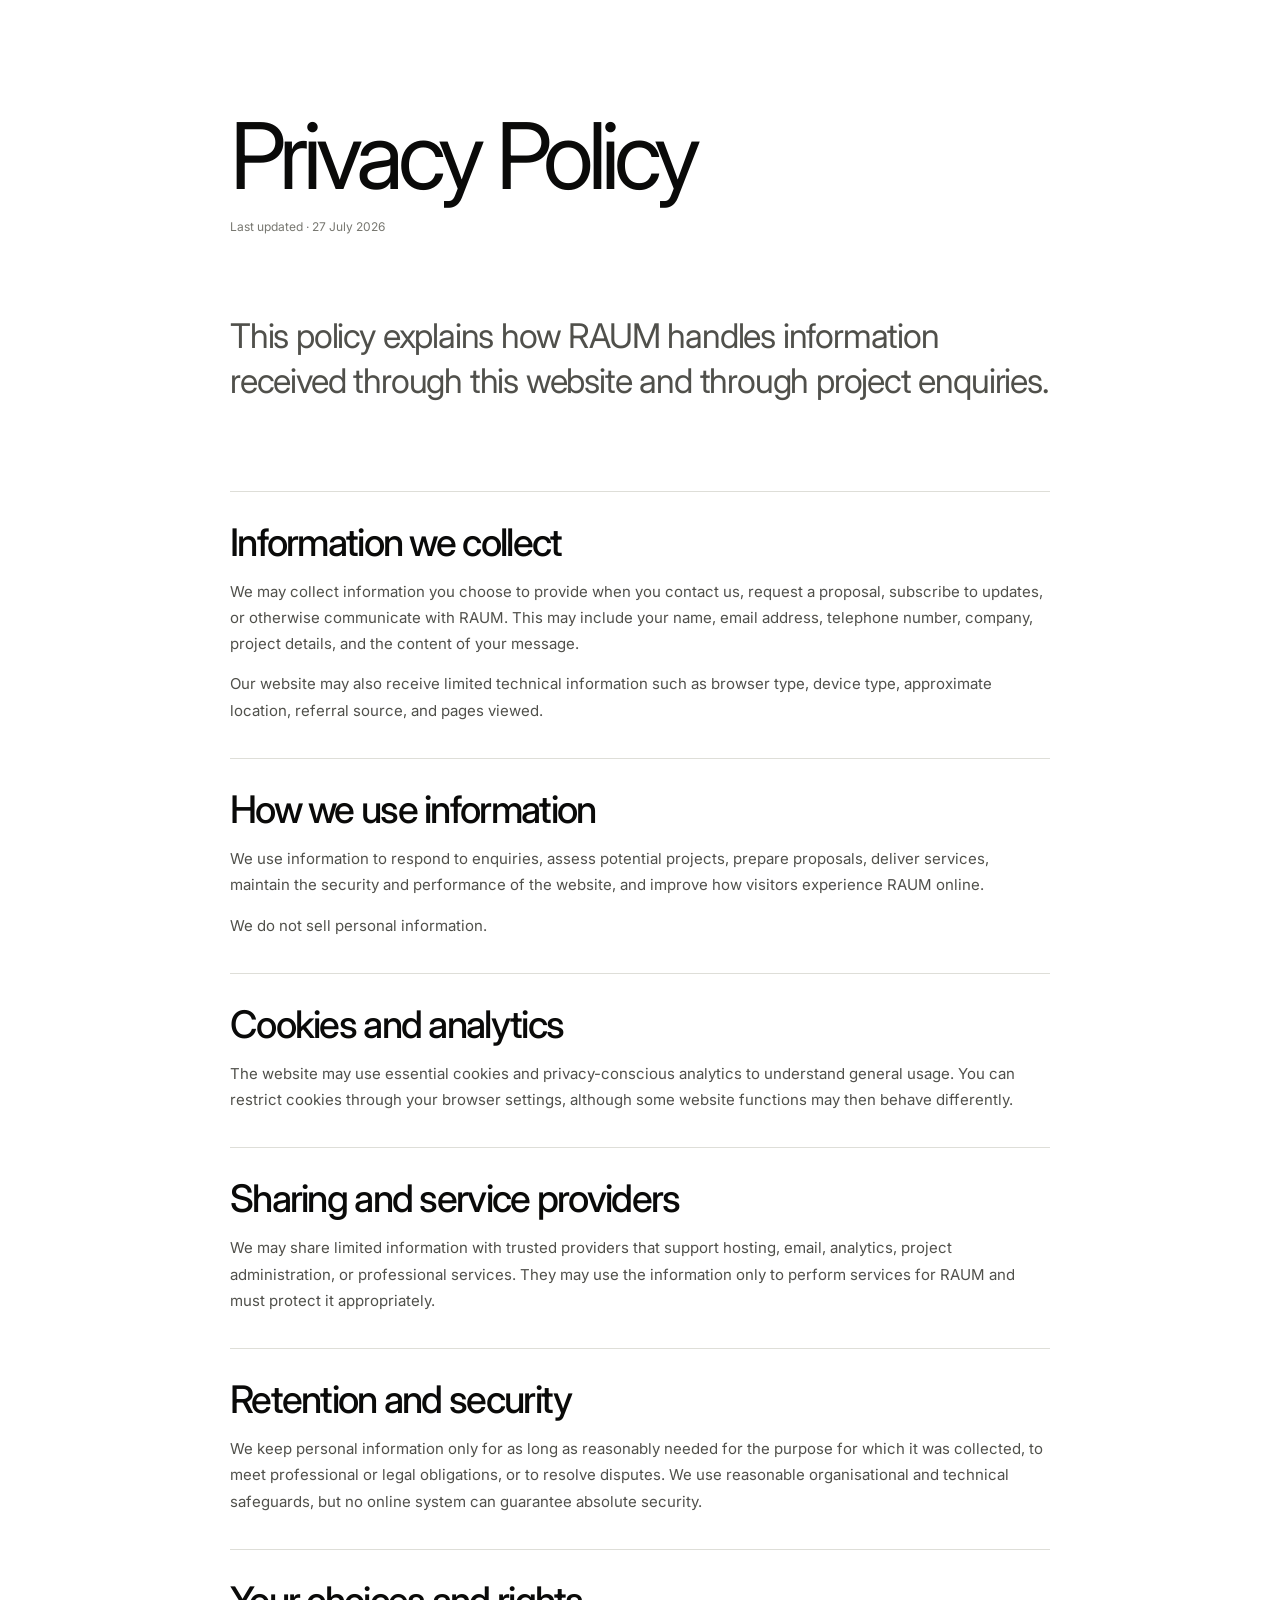
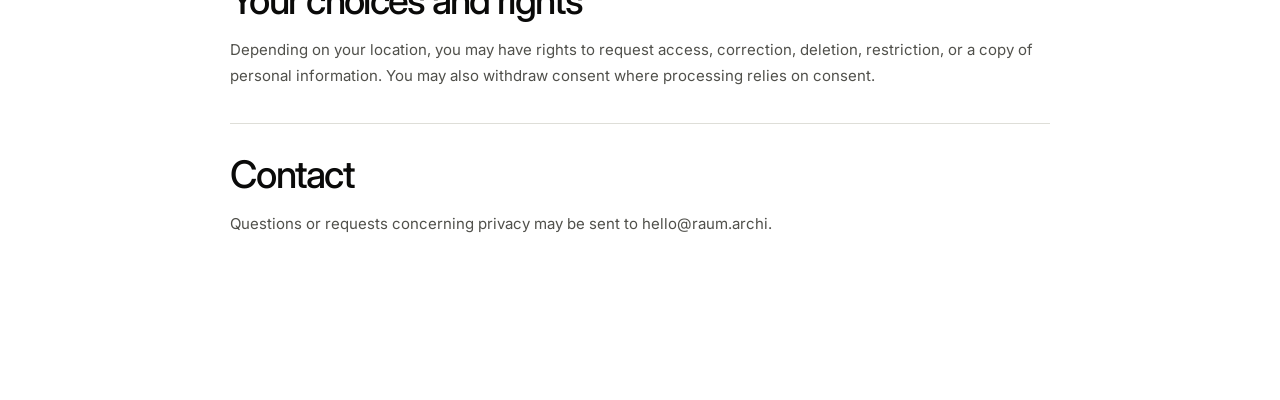
<file: privacy-policy.html>
<!DOCTYPE html>
<html lang="en"><head><meta charset="utf-8"/><meta content="width=device-width, initial-scale=1" name="viewport"/><meta content="RAUM Privacy Policy." name="description"/><title>Privacy Policy — RAUM</title><link href="https://fonts.googleapis.com" rel="preconnect"/><link crossorigin="" href="https://fonts.gstatic.com" rel="preconnect"/><link href="https://fonts.googleapis.com/css2?family=Inter:wght@300;400;500;600;700&amp;display=swap" rel="stylesheet"/><link href="styles.css" rel="stylesheet"/></head><body class="legal-text-page"><main class="legal-text-only"><h1>Privacy Policy</h1><p class="legal-date">Last updated · 27 July 2026</p><p class="legal-intro-text">This policy explains how RAUM handles information received through this website and through project enquiries.</p><section><h2>Information we collect</h2><p>We may collect information you choose to provide when you contact us, request a proposal, subscribe to updates, or otherwise communicate with RAUM. This may include your name, email address, telephone number, company, project details, and the content of your message.</p><p>Our website may also receive limited technical information such as browser type, device type, approximate location, referral source, and pages viewed.</p></section><section><h2>How we use information</h2><p>We use information to respond to enquiries, assess potential projects, prepare proposals, deliver services, maintain the security and performance of the website, and improve how visitors experience RAUM online.</p><p>We do not sell personal information.</p></section><section><h2>Cookies and analytics</h2><p>The website may use essential cookies and privacy-conscious analytics to understand general usage. You can restrict cookies through your browser settings, although some website functions may then behave differently.</p></section><section><h2>Sharing and service providers</h2><p>We may share limited information with trusted providers that support hosting, email, analytics, project administration, or professional services. They may use the information only to perform services for RAUM and must protect it appropriately.</p></section><section><h2>Retention and security</h2><p>We keep personal information only for as long as reasonably needed for the purpose for which it was collected, to meet professional or legal obligations, or to resolve disputes. We use reasonable organisational and technical safeguards, but no online system can guarantee absolute security.</p></section><section><h2>Your choices and rights</h2><p>Depending on your location, you may have rights to request access, correction, deletion, restriction, or a copy of personal information. You may also withdraw consent where processing relies on consent.</p></section><section><h2>Contact</h2><p>Questions or requests concerning privacy may be sent to hello@raum.archi.</p></section></main></body></html>
</file>
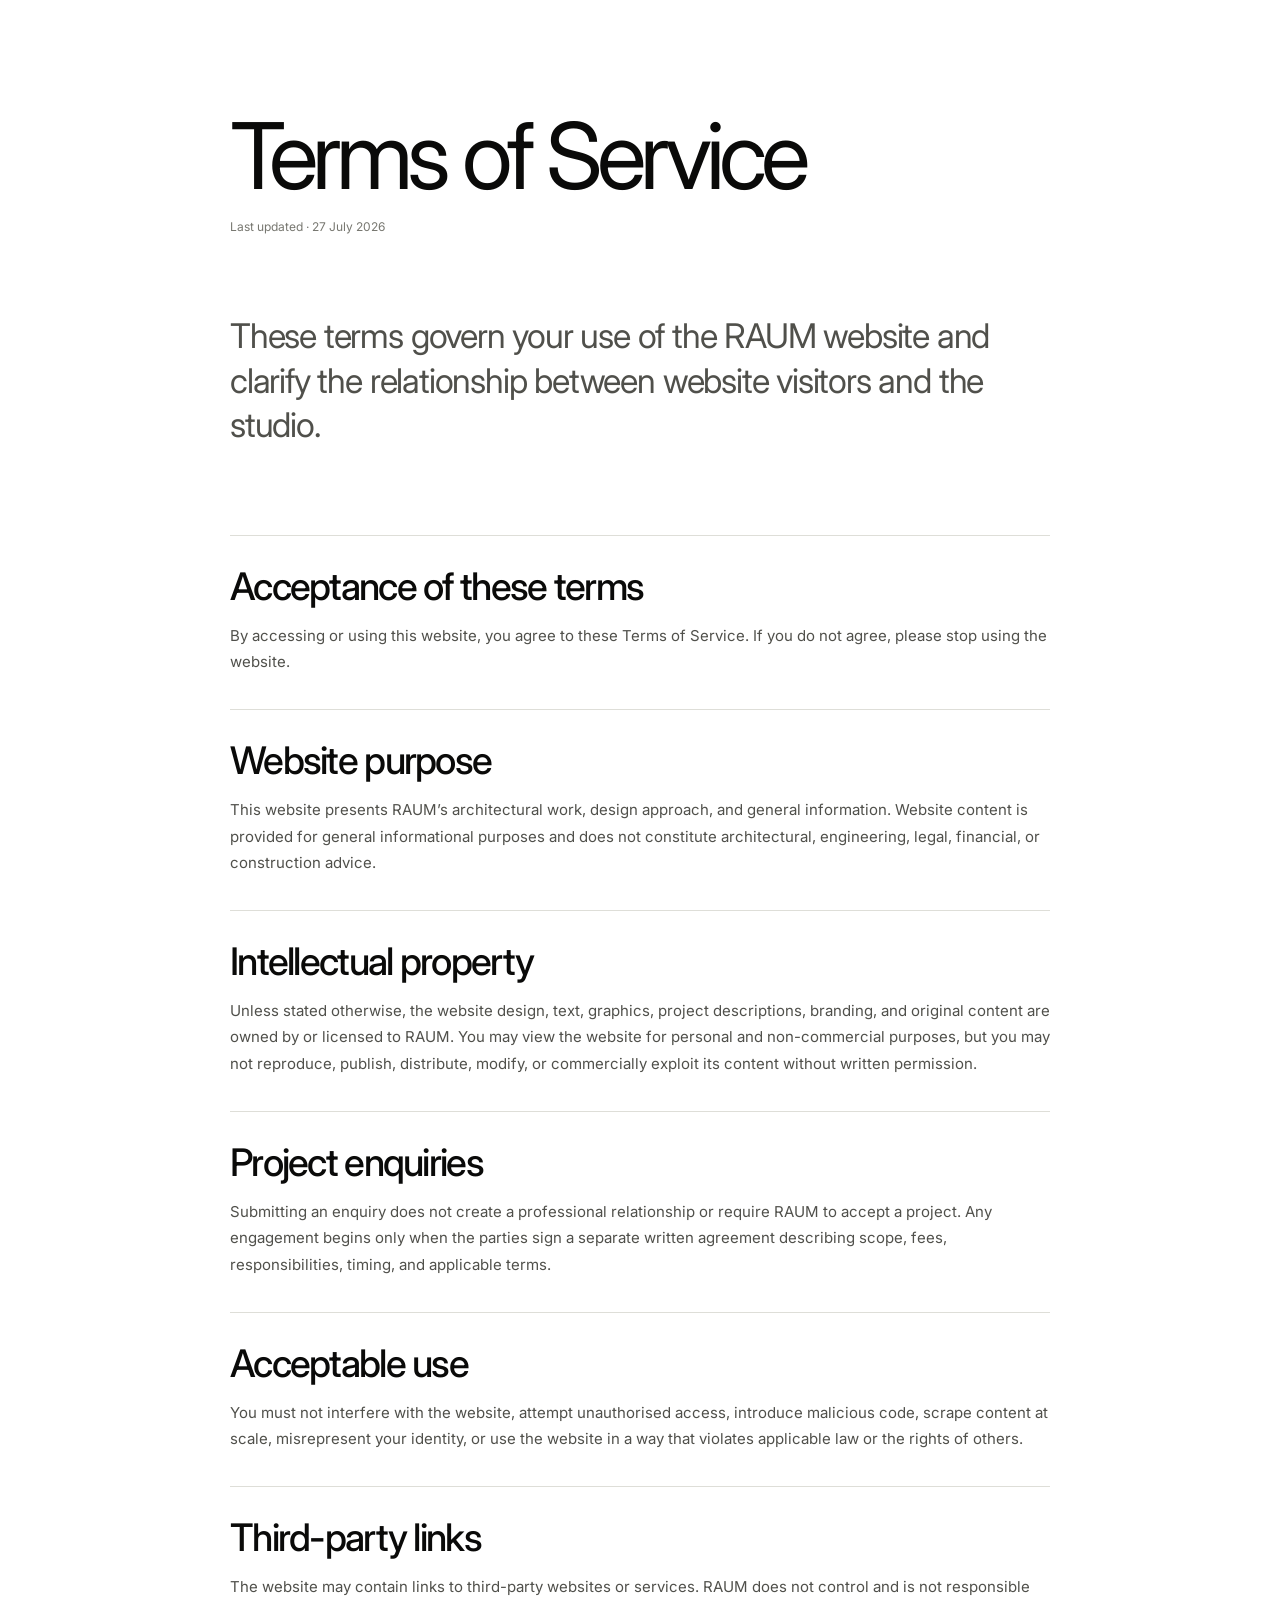
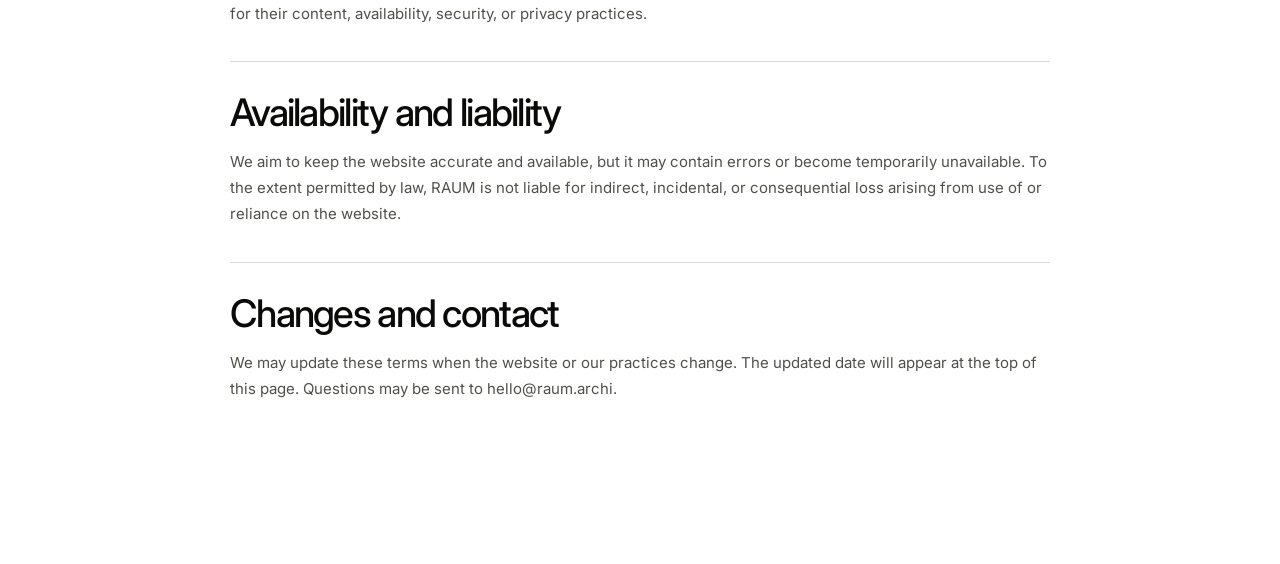
<file: terms-of-service.html>
<!DOCTYPE html>
<html lang="en"><head><meta charset="utf-8"/><meta content="width=device-width, initial-scale=1" name="viewport"/><meta content="RAUM Terms of Service." name="description"/><title>Terms of Service — RAUM</title><link href="https://fonts.googleapis.com" rel="preconnect"/><link crossorigin="" href="https://fonts.gstatic.com" rel="preconnect"/><link href="https://fonts.googleapis.com/css2?family=Inter:wght@300;400;500;600;700&amp;display=swap" rel="stylesheet"/><link href="styles.css" rel="stylesheet"/></head><body class="legal-text-page"><main class="legal-text-only"><h1>Terms of Service</h1><p class="legal-date">Last updated · 27 July 2026</p><p class="legal-intro-text">These terms govern your use of the RAUM website and clarify the relationship between website visitors and the studio.</p><section><h2>Acceptance of these terms</h2><p>By accessing or using this website, you agree to these Terms of Service. If you do not agree, please stop using the website.</p></section><section><h2>Website purpose</h2><p>This website presents RAUM’s architectural work, design approach, and general information. Website content is provided for general informational purposes and does not constitute architectural, engineering, legal, financial, or construction advice.</p></section><section><h2>Intellectual property</h2><p>Unless stated otherwise, the website design, text, graphics, project descriptions, branding, and original content are owned by or licensed to RAUM. You may view the website for personal and non-commercial purposes, but you may not reproduce, publish, distribute, modify, or commercially exploit its content without written permission.</p></section><section><h2>Project enquiries</h2><p>Submitting an enquiry does not create a professional relationship or require RAUM to accept a project. Any engagement begins only when the parties sign a separate written agreement describing scope, fees, responsibilities, timing, and applicable terms.</p></section><section><h2>Acceptable use</h2><p>You must not interfere with the website, attempt unauthorised access, introduce malicious code, scrape content at scale, misrepresent your identity, or use the website in a way that violates applicable law or the rights of others.</p></section><section><h2>Third-party links</h2><p>The website may contain links to third-party websites or services. RAUM does not control and is not responsible for their content, availability, security, or privacy practices.</p></section><section><h2>Availability and liability</h2><p>We aim to keep the website accurate and available, but it may contain errors or become temporarily unavailable. To the extent permitted by law, RAUM is not liable for indirect, incidental, or consequential loss arising from use of or reliance on the website.</p></section><section><h2>Changes and contact</h2><p>We may update these terms when the website or our practices change. The updated date will appear at the top of this page. Questions may be sent to hello@raum.archi.</p></section></main></body></html>
</file>
<file: styles.css>
:root{
  --ink:#080808;
  --paper:#f3f3ef;
  --soft:#deded8;
  --line:rgba(8,8,8,.16);
  --white-line:rgba(255,255,255,.2);
  --muted:#76766f;
  --pad:clamp(18px,3vw,52px);
  --ease:cubic-bezier(.16,1,.3,1);
}
*{box-sizing:border-box}
html{scroll-behavior:smooth;background:var(--ink)}
body{margin:0;background:var(--paper);color:var(--ink);font-family:Inter,Arial,sans-serif;overflow-x:hidden}
body.menu-open{overflow:hidden}
a{color:inherit;text-decoration:none}
button{font:inherit}
img{display:block;width:100%;height:100%;object-fit:cover;background:#c9c9c3}
svg{fill:none;stroke:currentColor;stroke-width:1.65;stroke-linecap:round;stroke-linejoin:round}
.progress{position:fixed;z-index:1200;top:0;left:0;right:0;height:2px;pointer-events:none}.progress span{display:block;width:100%;height:100%;background:#fff;transform:scaleX(0);transform-origin:left}

.hero{position:relative;width:100%;height:100vh;min-height:100vh;color:#fff;overflow:hidden;background:#111}
@supports (height:100svh){.hero{height:100svh;min-height:100svh}}
@supports (height:100dvh){.hero{height:100dvh;min-height:100dvh}}
.hero-media,.hero-overlay{position:absolute;inset:0;width:100%;height:100%}.hero-media{display:block;overflow:hidden}.hero-media img{width:100%;height:100%;object-fit:cover;object-position:center center;transform:scale(1.035);will-change:transform}.hero-overlay{background:linear-gradient(180deg,rgba(0,0,0,.22),rgba(0,0,0,.01) 36%,rgba(0,0,0,.76)),linear-gradient(90deg,rgba(0,0,0,.25),transparent 45%,rgba(0,0,0,.12));z-index:1}
.nav{position:absolute;z-index:10;top:0;left:0;width:100%;padding:20px var(--pad);display:grid;grid-template-columns:1fr auto 1fr;align-items:center;gap:18px}
.nav-pills{display:flex;align-items:center;gap:6px}.pill{font-size:11px;padding:8px 13px;border:1px solid rgba(255,255,255,.45);border-radius:999px;backdrop-filter:blur(12px);transition:.3s var(--ease)}.pill:hover,.pill.active{background:#fff;color:#000;border-color:#fff}
.brand{display:flex;align-items:center;justify-content:center;gap:8px;font-size:12px;font-weight:600;letter-spacing:.16em}.brand-symbol{width:25px;height:25px;fill:currentColor;stroke:none}.brand.light{color:#fff;justify-content:flex-start}
.nav-right{display:flex;justify-content:flex-end;align-items:center;gap:8px}.social{display:flex;gap:6px}.social a{display:grid;place-items:center;width:32px;height:32px;border:1px solid rgba(255,255,255,.45);border-radius:50%;font-size:10px;backdrop-filter:blur(10px)}
.nav-cta,.hero-button,.contact-button{display:flex;align-items:center;gap:10px;background:#fff;color:#000;border-radius:999px;padding:5px 6px 5px 15px;font-size:11px}.round-arrow{width:29px;height:29px;display:grid;place-items:center;border:1px solid currentColor;border-radius:50%}.round-arrow svg{width:15px;height:15px}.round-arrow.black{background:#080808;color:#fff;border-color:#080808}
.menu-toggle{display:flex;width:43px;height:43px;border:1px solid rgba(255,255,255,.48);border-radius:50%;background:rgba(0,0,0,.16);backdrop-filter:blur(10px);flex-direction:column;justify-content:center;align-items:center;gap:5px;cursor:pointer}.menu-toggle span{display:block;width:17px;height:1px;background:#fff}
.hero-content{position:relative;z-index:3;width:100%;height:100%;min-height:100%;padding:102px var(--pad) 30px;display:flex;flex-direction:column;justify-content:space-between}.hero-topline{display:flex;justify-content:space-between;font-size:9px;text-transform:uppercase;letter-spacing:.14em;color:rgba(255,255,255,.75)}
.hero-title{margin:auto 0 0;display:flex;justify-content:center;white-space:nowrap;font-size:clamp(105px,18.5vw,328px);font-weight:300;letter-spacing:-.105em;line-height:.73;pointer-events:none}.hero-title span{display:inline-block}
.hero-bottom{display:grid;grid-template-columns:1fr auto 1fr;align-items:end;gap:30px;margin-top:auto}.hero-intro{margin:0;max-width:285px;font-size:14px;line-height:1.45}.hero-button{justify-self:center}.hero-numbers{justify-self:end;display:grid;grid-template-columns:1fr 1fr;gap:16px}.hero-numbers>div{min-width:116px;padding-left:13px;border-left:1px solid rgba(255,255,255,.34)}.hero-numbers strong{display:block;font-size:clamp(38px,4vw,62px);font-weight:300;letter-spacing:-.07em}.hero-numbers span{font-size:9px;color:rgba(255,255,255,.68)}

.menu{position:fixed;inset:0;z-index:1000;color:#fff;visibility:hidden;pointer-events:none}.menu-bg{position:absolute;inset:0;background:#090909;clip-path:circle(0% at calc(100% - 42px) 35px);transition:clip-path .85s var(--ease)}.menu-inner{position:relative;z-index:2;height:100%;padding:26px var(--pad);display:flex;flex-direction:column;opacity:0;transition:opacity .25s}.menu.open{visibility:visible;pointer-events:auto}.menu.open .menu-bg{clip-path:circle(155% at calc(100% - 42px) 35px)}.menu.open .menu-inner{opacity:1;transition-delay:.22s}.menu-head,.menu-foot{display:flex;justify-content:space-between;align-items:center}.menu-close{width:45px;height:45px;border:1px solid rgba(255,255,255,.3);border-radius:50%;background:none;color:#fff;display:grid;place-items:center;cursor:pointer}.menu-close svg{width:18px}.menu-layout{display:grid;grid-template-columns:1.35fr .65fr;align-items:center;gap:8vw;flex:1}.menu-links{display:flex;flex-direction:column}.menu-links a{font-size:clamp(48px,7vw,112px);line-height:.92;letter-spacing:-.07em;font-weight:300;padding:8px 0;border-bottom:1px solid rgba(255,255,255,.15);transition:padding .3s var(--ease)}.menu-links a:hover{padding-left:22px}.menu-links sup{font-size:9px;letter-spacing:.12em;color:rgba(255,255,255,.42);margin-right:15px;vertical-align:top}.menu-visual img{aspect-ratio:4/5}.menu-visual span,.menu-foot{display:block;margin-top:10px;font-size:9px;text-transform:uppercase;letter-spacing:.13em;color:rgba(255,255,255,.55)}

.trust{padding:25px var(--pad);display:flex;justify-content:space-between;align-items:center;border-bottom:1px solid var(--line);font-size:9px;text-transform:uppercase;letter-spacing:.13em}.trust-logos{display:flex;gap:clamp(22px,5vw,72px);font-size:15px;text-transform:none;letter-spacing:-.03em}.trust-logos b{font-weight:500}
.section{padding:120px var(--pad)}.dark{background:var(--ink);color:#fff}.eyebrow{font-size:9px;text-transform:uppercase;letter-spacing:.14em;color:#777}.display{margin:0;font-size:clamp(44px,6.5vw,100px);font-weight:400;letter-spacing:-.07em;line-height:.97}
.studio-grid{display:grid;grid-template-columns:.35fr 1.45fr .62fr;gap:40px;margin-top:56px}.studio-grid .display{grid-column:2}.studio-copy{grid-column:3;align-self:end;font-size:13px;line-height:1.58;color:rgba(255,255,255,.68)}.studio-copy p{margin:0 0 27px}.line-link{display:inline-flex;align-items:center;gap:9px;padding-bottom:5px;border-bottom:1px solid currentColor;font-size:11px}.line-link svg{width:15px}
.studio-media{display:grid;grid-template-columns:.52fr 1.35fr;align-items:end;gap:9vw;margin-top:100px}.media-card{margin:0}.media-card.portrait{aspect-ratio:4/5}.media-card.landscape{aspect-ratio:16/9}.media-card figcaption{display:flex;justify-content:space-between;padding-top:10px;font-size:9px;text-transform:uppercase;letter-spacing:.12em;color:rgba(255,255,255,.55)}
.metrics{display:grid;grid-template-columns:repeat(4,1fr);margin-top:100px;border-top:1px solid var(--white-line);border-bottom:1px solid var(--white-line)}.metrics>div{padding:28px 20px 28px 0;border-right:1px solid var(--white-line)}.metrics>div:last-child{border-right:0}.metrics strong{display:block;font-size:clamp(46px,6vw,88px);font-weight:300;letter-spacing:-.07em}.metrics span{font-size:9px;color:rgba(255,255,255,.54)}
.section-head{display:grid;grid-template-columns:.35fr 1.65fr;gap:40px}.section-head .display{max-width:1120px}.section-head.compact .display{max-width:850px}.project-grid{margin-top:85px;display:grid;grid-template-columns:repeat(12,1fr);gap:48px 18px}.project{margin:0}.project.feature{grid-column:1/9}.project.tall{grid-column:9/13;margin-top:180px}.project.standard{grid-column:1/6;margin-top:50px}.project.wide{grid-column:6/13;margin-top:160px}.project-media{position:relative;display:block;overflow:hidden;background:#ccc}.project.feature .project-media{aspect-ratio:16/9}.project.tall .project-media{aspect-ratio:4/5}.project.standard .project-media{aspect-ratio:5/6}.project.wide .project-media{aspect-ratio:16/10}.project-media img{transition:transform 1s var(--ease)}.project-media:hover img{--hover-scale:.035}.project-arrow{position:absolute;right:14px;bottom:14px;width:42px;height:42px;border-radius:50%;background:#fff;color:#000;display:grid;place-items:center;transform:scale(.85);opacity:0;transition:.35s var(--ease)}.project-media:hover .project-arrow{transform:scale(1);opacity:1}.project-arrow svg{width:18px}.project-info{display:flex;justify-content:space-between;align-items:flex-start;padding-top:13px}.project-info span{font-size:9px;text-transform:uppercase;letter-spacing:.11em;color:#777}.project-info h3{margin:4px 0 0;font-size:22px;font-weight:500;letter-spacing:-.04em}
.feature-story{padding:130px var(--pad);display:grid;grid-template-columns:.78fr 1.22fr;gap:10vw}.story-sticky{position:sticky;top:90px;height:max-content}.story-sticky .display{margin-top:36px}.story-sticky p{max-width:430px;margin:28px 0;font-size:13px;line-height:1.6;color:rgba(255,255,255,.65)}.story-images{display:flex;flex-direction:column;gap:26px}.story-images figure{margin:0}.story-images figure:first-child{aspect-ratio:4/5}.story-images figure:nth-child(2){width:68%;aspect-ratio:5/6;align-self:flex-end}.story-images blockquote{margin:70px 0 0;font-size:clamp(30px,4.5vw,70px);letter-spacing:-.055em;line-height:1.04}
.service-list{margin-top:75px;border-top:1px solid var(--line)}.service-list article{display:grid;grid-template-columns:70px 1fr 1fr;gap:30px;padding:27px 0;border-bottom:1px solid var(--line);align-items:start}.service-list article>span{font-size:9px;color:#777}.service-list h3{margin:0;font-size:clamp(28px,4vw,56px);font-weight:400;letter-spacing:-.055em}.service-list p{margin:6px 0 0;max-width:430px;font-size:13px;line-height:1.6;color:#666}
.materials{padding:120px var(--pad);display:grid;grid-template-columns:1.05fr .95fr;gap:7vw;align-items:center}.materials-media{height:78vh;min-height:520px}.materials-copy .display{margin-top:38px}.material-tabs{margin-top:70px;border-top:1px solid var(--white-line)}.material-tab{width:100%;display:flex;justify-content:space-between;padding:18px 0;border:0;border-bottom:1px solid var(--white-line);background:none;color:rgba(255,255,255,.45);cursor:pointer;transition:.3s var(--ease)}.material-tab.active,.material-tab:hover{color:#fff;padding-left:10px}
.manifesto{overflow:hidden}.manifesto-meta{display:flex;justify-content:space-between;font-size:9px;text-transform:uppercase;letter-spacing:.13em;margin-bottom:70px}.manifesto-line{margin:0;font-size:clamp(56px,9vw,146px);font-weight:400;letter-spacing:-.085em;line-height:.88}.manifesto-line.muted{text-align:right;color:#909089}.manifesto-photo{width:58vw;height:58vh;margin:85px auto 0}
.contact{position:relative;min-height:100svh;color:#fff;padding:var(--pad);display:flex;flex-direction:column;justify-content:space-between;overflow:hidden;background:#111}.contact-bg,.contact-shade{position:absolute;inset:0}.contact-bg{transform:scale(1.04)}.contact-shade{background:linear-gradient(180deg,rgba(0,0,0,.28),rgba(0,0,0,.78))}.contact-inner{position:relative;z-index:2;margin:auto;text-align:center;display:flex;flex-direction:column;align-items:center}.contact-inner>span{font-size:9px;text-transform:uppercase;letter-spacing:.14em}.contact h2{margin:34px 0;font-size:clamp(62px,10vw,164px);font-weight:300;letter-spacing:-.085em;line-height:.86;max-width:1200px}.contact footer{position:relative;z-index:2;padding-top:16px;border-top:1px solid rgba(255,255,255,.28);display:flex;justify-content:space-between;align-items:end;font-size:9px;text-transform:uppercase;letter-spacing:.12em}.contact footer strong{font-size:18px;letter-spacing:.16em}

/* =========================================================
   MOTION SYSTEM — READING TEXT + VERTICAL IMAGE REVEALS
   Nothing relies on a generic opacity fade.
========================================================= */
.scroll-read{color:inherit}.scroll-read .read-word{display:inline-block;opacity:calc(.25 + (var(--word-progress,0) * .75));transform:translate3d(0,calc((1 - var(--word-progress,0)) * .09em),0);filter:blur(calc((1 - var(--word-progress,0)) * .42px));will-change:opacity,transform,filter}.scroll-read.muted .read-word{opacity:calc(.25 + (var(--word-progress,0) * .75))}

.anim-image{position:relative;overflow:hidden;--reveal-delay:0ms}.anim-image img{--entry-y:0%;--parallax-y:0%;--entry-scale:1.035;--hover-scale:0;transform:translate3d(0,calc(var(--entry-y) + var(--parallax-y)),0) scale(calc(var(--entry-scale) + var(--hover-scale)));transform-origin:center;will-change:transform;transition:transform 1.2s var(--ease)}
.motion-ready .anim-image{clip-path:inset(100% 0 0 0);transform:translate3d(0,82px,0);transition:clip-path 1.25s var(--ease) var(--reveal-delay),transform 1.25s var(--ease) var(--reveal-delay)}
.motion-ready .anim-image img{--entry-y:24%;--entry-scale:1.16;transition:transform 1.55s var(--ease) var(--reveal-delay)}
.motion-ready .anim-image.mask-in{clip-path:inset(0 0 0 0);transform:translate3d(0,0,0)}
.motion-ready .anim-image.mask-in img{--entry-y:0%;--entry-scale:1.035}
.project-media:hover img{--hover-scale:.035}.media-card:hover img,.story-images figure:hover img{--hover-scale:.018}
.lift-reveal{will-change:clip-path,transform}.hero-media img{--hero-scale:1.035;--hero-y:0%;transform:translate3d(0,var(--hero-y),0) scale(var(--hero-scale))}

@media(max-width:920px){
  .desktop-only{display:none!important}.nav{grid-template-columns:1fr auto}.brand{justify-content:flex-start}.nav-right{grid-column:2}.hero-content{padding-top:90px}.hero-topline span:last-child{display:none}.hero-title{font-size:30vw}.hero-bottom{grid-template-columns:1fr auto}.hero-numbers{display:none}.hero-intro{max-width:190px;font-size:12px}.studio-grid,.section-head{grid-template-columns:1fr}.studio-grid .display,.studio-copy{grid-column:1}.studio-copy{max-width:540px}.studio-media{grid-template-columns:1fr;gap:40px}.media-card.portrait{width:64%;justify-self:end}.metrics{grid-template-columns:1fr 1fr}.metrics>div:nth-child(2){border-right:0}.project.feature{grid-column:1/13}.project.tall{grid-column:7/13;margin-top:20px}.project.standard{grid-column:1/7;margin-top:70px}.project.wide{grid-column:1/13;margin-top:30px}.feature-story{grid-template-columns:1fr}.story-sticky{position:relative;top:auto}.services .section-head{grid-template-columns:1fr}.materials{grid-template-columns:1fr}.materials-media{height:60vh}.menu-layout{grid-template-columns:1fr}.menu-visual{display:none}.manifesto-photo{width:100%}
}
@media(max-width:620px){
  :root{--pad:16px}.hero{height:100vh;min-height:100vh;height:100svh;min-height:100svh;height:100dvh;min-height:100dvh}.hero-content{height:100%;min-height:100%;padding-bottom:18px}.hero-media img{object-position:center center}.hero-topline{font-size:8px}.hero-title{font-size:29vw}.hero-bottom{gap:12px}.hero-button{font-size:9px;padding-left:12px}.trust{align-items:flex-start;gap:18px}.trust-logos{display:grid;grid-template-columns:1fr 1fr;gap:12px 24px}.section{padding:88px var(--pad)}.display{font-size:42px}.studio-grid{margin-top:34px}.studio-media{margin-top:65px}.media-card.portrait{width:78%}.metrics{margin-top:65px}.metrics strong{font-size:48px}.metrics>div{padding:20px 10px 20px 0}.project-grid{margin-top:55px;display:flex;flex-direction:column;gap:45px}.project,.project.feature,.project.tall,.project.standard,.project.wide{margin:0}.project-media,.project.feature .project-media,.project.tall .project-media,.project.standard .project-media,.project.wide .project-media{aspect-ratio:4/5}.feature-story{padding:88px var(--pad)}.story-images figure:nth-child(2){width:80%}.service-list article{grid-template-columns:38px 1fr}.service-list p{grid-column:2}.materials{padding:88px var(--pad)}.materials-media{height:52vh;min-height:0}.manifesto-meta{margin-bottom:45px}.manifesto-line{font-size:52px}.manifesto-photo{height:44vh;margin-top:55px}.contact h2{font-size:19vw}.contact footer span:nth-child(2){display:none}.menu-links a{font-size:15vw}.menu-foot{font-size:8px}
}
@media(prefers-reduced-motion:reduce){html{scroll-behavior:auto}.motion-ready .anim-image,.motion-ready .anim-image img{clip-path:none;transform:none;transition:none}.scroll-read .read-word{opacity:1!important;transform:none!important;filter:none!important}.magnetic{transform:none!important}}




/* Local JPG fallback keeps layout intact without hiding content. */
img{background:#d7d4cd}



/* Contact title: line-clipped lift without cutting letters or changing placement. */
.contact-title.title-mask{
  display:block;
  width:min(100%,1200px);
  max-width:1200px;
  overflow:visible;
  text-align:center;
  margin:34px auto;
}
.contact-title-line{
  display:block;
  overflow:clip;
  padding:.12em .04em .16em;
  margin:-.12em -.04em -.16em;
}
.contact-title-text{
  display:block;
  transform:translate3d(0,115%,0);
  will-change:transform;
}
.contact-title.title-in .contact-title-text{
  animation:contactTitleLift 1.18s cubic-bezier(.16,1,.3,1) both;
}
.contact-title.title-in .contact-title-line:nth-child(2) .contact-title-text{
  animation-delay:.12s;
}
@keyframes contactTitleLift{
  from{transform:translate3d(0,115%,0)}
  to{transform:translate3d(0,0,0)}
}
@supports not (overflow:clip){.contact-title-line{overflow:hidden}}
@media(max-width:620px){
  .contact-title.title-mask{width:100%;margin:30px auto 34px}
  .contact-title-line{padding:.14em .03em .18em;margin:-.14em -.03em -.18em}
}
@media(prefers-reduced-motion:reduce){
  .contact-title-text{transform:none}
  .contact-title.title-in .contact-title-text{animation:none}
}

/* =========================================================
   V10 — DESKTOP NAV REFINEMENT + 1s IMAGE LIFT REVEAL
   The image rises from the bottom over a fixed grey frame.
   No grey overlay travels across the image.
========================================================= */
.hero-bottom{
  grid-template-columns:minmax(0,1fr) auto;
}
.hero-button{
  justify-self:end;
}

.image-reveal-frame{
  width:100%;
  height:100%;
}

.anim-image{
  position:relative;
  overflow:hidden;
  isolation:isolate;
  contain:paint;
  background:#bdbdb7;
  transform:none!important;
  clip-path:none!important;
}
.anim-image img{
  --entry-y:0%;
  --parallax-y:0%;
  --entry-scale:1.035;
  --hover-scale:0;
  display:block;
  width:100%;
  height:100%;
  object-fit:cover;
  clip-path:inset(0 0 0 0);
  transform:translate3d(0,calc(var(--entry-y) + var(--parallax-y)),0) scale(calc(var(--entry-scale) + var(--hover-scale)));
  transform-origin:center;
  backface-visibility:hidden;
  will-change:transform,clip-path;
  transition:
    clip-path 1s cubic-bezier(.22,1,.36,1),
    transform 1s cubic-bezier(.22,1,.36,1);
}
.motion-ready .anim-image{
  transition:none!important;
}
.motion-ready .anim-image img{
  --entry-y:16%;
  --entry-scale:1.09;
  clip-path:inset(100% 0 0 0);
}
.motion-ready .anim-image.mask-in img{
  --entry-y:0%;
  --entry-scale:1.035;
  clip-path:inset(0 0 0 0);
}
.motion-ready .anim-image:not(.reveal-complete) img{
  --parallax-y:0%!important;
}

@media (min-width:901px){
  .menu-toggle{
    display:none!important;
  }
  .nav-pills{
    gap:22px;
  }
  .pill{
    position:relative;
    padding:7px 0;
    border:0;
    border-radius:0;
    background:transparent!important;
    color:#fff!important;
    backdrop-filter:none;
    transition:opacity .28s ease;
  }
  .pill::after{
    content:"";
    position:absolute;
    left:0;
    right:0;
    bottom:2px;
    height:1px;
    background:currentColor;
    transform:scaleX(0);
    transform-origin:right;
    transition:transform .35s var(--ease);
  }
  .pill:hover,
  .pill.active{
    background:transparent!important;
    color:#fff!important;
    border-color:transparent!important;
  }
  .pill:hover{
    opacity:.72;
  }
  .pill:hover::after,
  .pill.active::after{
    transform:scaleX(1);
    transform-origin:left;
  }
}

@media (max-width:900px){
  .hero-button{
    justify-self:end;
  }
}

@media(prefers-reduced-motion:reduce){
  .motion-ready .anim-image img{
    clip-path:none!important;
    transform:none!important;
    transition:none!important;
  }
}

/* =========================================================
   V12 — PRECISE REQUESTED FIXES ONLY
   1) Restore the original premium image rise timing and movement.
   2) Keep the grey frame behind the image, never over it.
   3) Refine the studio metrics into a cleaner editorial grid.
========================================================= */

/* Image reveal: no opacity/fade, no grey flash above the photo. */
.anim-image{
  position:relative;
  overflow:hidden;
  isolation:isolate;
  contain:paint;
  background:#bdbdb7;
  clip-path:none!important;
  transform:none!important;
}
.anim-image img{
  --entry-y:0%;
  --parallax-y:0%;
  --entry-scale:1.035;
  --hover-scale:0;
  display:block;
  width:100%;
  height:100%;
  object-fit:cover;
  opacity:1!important;
  clip-path:none!important;
  transform:translate3d(0,calc(var(--entry-y) + var(--parallax-y)),0) scale(calc(var(--entry-scale) + var(--hover-scale)));
  transform-origin:center;
  backface-visibility:hidden;
  transition:transform 1.55s var(--ease) var(--reveal-delay);
}
.motion-ready .anim-image img{
  --entry-y:102%;
  --entry-scale:1.16;
}
.motion-ready .anim-image.mask-in img{
  --entry-y:0%;
  --entry-scale:1.035;
}
.motion-ready .anim-image:not(.reveal-complete) img{
  --parallax-y:0%!important;
}

/* More deliberate, editorial metric composition. */
.metrics{
  display:grid;
  grid-template-columns:repeat(4,minmax(0,1fr));
  margin-top:110px;
  border:1px solid var(--white-line);
  background:rgba(255,255,255,.025);
}
.metrics>div{
  position:relative;
  min-height:190px;
  padding:24px 24px 26px;
  display:flex;
  flex-direction:column;
  justify-content:flex-end;
  border-right:1px solid var(--white-line);
}
.metrics>div:last-child{border-right:0}
.metrics>div::before{
  position:absolute;
  top:22px;
  left:24px;
  font-size:9px;
  line-height:1;
  letter-spacing:.16em;
  color:rgba(255,255,255,.38);
}
.metrics>div:nth-child(1)::before{content:"01"}
.metrics>div:nth-child(2)::before{content:"02"}
.metrics>div:nth-child(3)::before{content:"03"}
.metrics>div:nth-child(4)::before{content:"04"}
.metrics strong{
  display:block;
  font-size:clamp(54px,6vw,92px);
  line-height:.82;
  font-weight:300;
  letter-spacing:-.075em;
}
.metrics span{
  display:block;
  margin-top:16px;
  max-width:150px;
  font-size:11px;
  line-height:1.35;
  letter-spacing:-.01em;
  color:rgba(255,255,255,.62);
}

@media(max-width:920px){
  .metrics{grid-template-columns:1fr 1fr}
  .metrics>div{min-height:165px}
  .metrics>div:nth-child(2){border-right:0}
  .metrics>div:nth-child(-n+2){border-bottom:1px solid var(--white-line)}
}
@media(max-width:620px){
  .metrics{margin-top:65px}
  .metrics>div{padding:20px 16px 22px;min-height:150px}
  .metrics>div::before{top:18px;left:16px}
  .metrics strong{font-size:52px}
  .metrics span{margin-top:12px;font-size:10px}
}
@media(prefers-reduced-motion:reduce){
  .motion-ready .anim-image img{
    transform:none!important;
    transition:none!important;
  }
}


/* =========================================================
   V13 — REQUESTED MOTION REFINEMENT ONLY
   - Image reveal frames inherit the section background.
   - Image rise is slightly faster while preserving the same motion.
   - Material images switch through a bottom-origin circular reveal.
========================================================= */
.anim-image{
  background:transparent!important;
}
.anim-image img{
  transition:transform 1.2s var(--ease) var(--reveal-delay)!important;
}
.materials-media{
  position:relative;
  overflow:hidden;
  isolation:isolate;
}
.material-transition-layer{
  position:absolute;
  inset:0;
  z-index:4;
  overflow:hidden;
  pointer-events:none;
  background:transparent;
}
.material-transition-layer img{
  width:100%;
  height:100%;
  object-fit:cover;
  transform:translate3d(0,102%,0) scale(1.16);
  transform-origin:center;
  backface-visibility:hidden;
  will-change:transform;
  opacity:1!important;
}
@media(prefers-reduced-motion:reduce){
  .material-transition-layer img{transform:none!important}
}

/* =========================================================
   V15 — precise hero + material stack fixes
========================================================= */
/* With the hero logo removed, keep the navigation columns balanced. */
.nav{grid-template-columns:1fr 1fr}
.nav-right{grid-column:2}

/* Raise the two editorial hero labels toward the top edge. */
.hero-content{padding-top:30px}
@media(max-width:920px){
  .nav{grid-template-columns:1fr auto}
  .nav-right{grid-column:2}
  .hero-content{padding-top:28px}
}
@media(max-width:620px){
  .hero-content{padding-top:24px}
}

/* =========================================================
   V21 — ATELIER LAYERED NAVIGATION
   Original RAUM menu inspired by premium layered fullscreen
   navigation patterns. Only menu styles are changed.
========================================================= */
::selection{background:#0000FF;color:#fff}
::-moz-selection{background:#0000FF;color:#fff}

.menu{
  --menu-ink:#0a0a09;
  --menu-bone:#e9e5da;
  --menu-blue:#0000ff;
  position:fixed;
  inset:0;
  z-index:1100;
  visibility:hidden;
  pointer-events:none;
  overflow:hidden;
  color:var(--menu-bone);
  background:transparent;
  isolation:isolate;
}
.menu.is-active{visibility:visible}
.menu.is-open{pointer-events:auto}
.menu-layer,.menu-panel{
  position:absolute;
  inset:-1px;
  transform:translate3d(0,-104%,0);
  will-change:transform;
}
.menu-layer-blue{
  z-index:0;
  background:var(--menu-blue);
  transition:transform .72s cubic-bezier(.76,0,.18,1) 0s;
}
.menu-layer-bone{
  z-index:1;
  background:var(--menu-bone);
  transition:transform .76s cubic-bezier(.76,0,.18,1) .065s;
}
.menu-panel{
  z-index:2;
  overflow:hidden;
  background:var(--menu-ink);
  transition:transform .82s cubic-bezier(.76,0,.18,1) .13s;
}
.menu.is-open .menu-layer,.menu.is-open .menu-panel{transform:translate3d(0,0,0)}
.menu.is-closing .menu-panel{
  transform:translate3d(0,-104%,0);
  transition-duration:.66s;
  transition-delay:0s;
}
.menu.is-closing .menu-layer-bone{
  transform:translate3d(0,-104%,0);
  transition-duration:.7s;
  transition-delay:.055s;
}
.menu.is-closing .menu-layer-blue{
  transform:translate3d(0,-104%,0);
  transition-duration:.74s;
  transition-delay:.11s;
}
.menu-ambient{
  position:absolute;
  inset:0;
  background:
    radial-gradient(circle at 82% 28%,rgba(0,0,255,.2),transparent 25%),
    radial-gradient(circle at 17% 88%,rgba(233,229,218,.07),transparent 31%),
    linear-gradient(135deg,rgba(255,255,255,.025),transparent 44%);
  opacity:.92;
}
.menu-technical-grid{
  position:absolute;
  inset:0;
  opacity:.3;
  background-image:
    linear-gradient(rgba(233,229,218,.075) 1px,transparent 1px),
    linear-gradient(90deg,rgba(233,229,218,.06) 1px,transparent 1px);
  background-size:100% 25%,25% 100%;
  mask-image:linear-gradient(180deg,rgba(0,0,0,.2),#000 16%,#000 84%,rgba(0,0,0,.25));
}
.menu-inner{
  position:relative;
  z-index:3;
  width:100%;
  height:100%;
  min-height:100svh;
  padding:26px 24px 20px;
  display:grid;
  grid-template-rows:auto 1fr auto;
  gap:18px;
  overflow:hidden;
  opacity:1!important;
  transition:none!important;
}
.menu-meta,.menu-footer{
  display:grid;
  grid-template-columns:1fr auto;
  align-items:center;
  gap:22px;
  color:rgba(233,229,218,.53);
  font-size:8px;
  font-weight:500;
  line-height:1.2;
  letter-spacing:.17em;
  text-transform:uppercase;
  opacity:0;
  transition:opacity .3s ease,transform .66s cubic-bezier(.22,1,.36,1);
}
.menu-meta{max-width:calc(100% - 94px);transform:translate3d(0,-14px,0)}
.menu-footer{
  grid-template-columns:1fr 1fr auto;
  padding-top:12px;
  border-top:1px solid rgba(233,229,218,.18);
  transform:translate3d(0,14px,0);
}
.menu-footer a{color:var(--menu-bone);text-transform:none;letter-spacing:.05em}
.menu-footer span:nth-child(2){text-align:center}
.menu-footer span:last-child{text-align:right}
.menu-body{
  min-height:0;
  display:grid;
  grid-template-columns:minmax(0,1fr) minmax(220px,34vw);
  align-items:center;
  gap:clamp(28px,6vw,96px);
}
.menu-nav{width:100%;align-self:center}
.menu-nav>a{
  position:relative;
  display:grid;
  grid-template-columns:34px minmax(0,1fr) auto;
  align-items:end;
  gap:12px;
  min-height:72px;
  padding:9px 0 11px;
  color:var(--menu-bone);
  border-top:1px solid rgba(233,229,218,.17);
  overflow:hidden;
  transition:color .32s ease,opacity .32s ease;
}
.menu-nav>a:last-child{border-bottom:1px solid rgba(233,229,218,.17)}
.menu-nav>a::before{
  content:"";
  position:absolute;
  left:0;
  top:0;
  width:100%;
  height:1px;
  background:var(--menu-blue);
  transform:scaleX(0);
  transform-origin:left;
  transition:transform .58s cubic-bezier(.22,1,.36,1);
}
.menu-index{
  align-self:center;
  color:rgba(233,229,218,.4);
  font-size:8px;
  line-height:1;
  letter-spacing:.16em;
  opacity:0;
  transform:translate3d(0,13px,0);
  transition:opacity .28s ease,transform .58s cubic-bezier(.22,1,.36,1),color .3s ease;
}
.menu-link-mask{display:block;overflow:hidden;padding:.04em 0 .09em}
.menu-link-text{
  display:block;
  font-size:clamp(50px,10vw,98px);
  font-weight:300;
  line-height:.86;
  letter-spacing:-.075em;
  transform:translate3d(0,120%,0) rotate(2.5deg);
  transform-origin:left bottom;
  transition:transform .76s cubic-bezier(.22,1,.36,1),color .32s ease;
}
.menu-note{
  align-self:center;
  color:rgba(233,229,218,.4);
  font-size:8px;
  font-weight:500;
  line-height:1;
  letter-spacing:.14em;
  text-transform:uppercase;
  opacity:0;
  transform:translate3d(0,13px,0);
  transition:opacity .28s ease,transform .58s cubic-bezier(.22,1,.36,1),color .3s ease;
}
.menu-nav>a:hover::before,.menu-nav>a:focus-visible::before{transform:scaleX(1)}
.menu-nav>a:hover .menu-link-text,.menu-nav>a:focus-visible .menu-link-text{transform:translate3d(12px,0,0) rotate(0);color:#fff}
.menu-nav>a:hover .menu-index,.menu-nav>a:hover .menu-note,.menu-nav>a:focus-visible .menu-index,.menu-nav>a:focus-visible .menu-note{color:var(--menu-blue)}
.menu-preview{
  width:100%;
  margin:0;
  max-width:440px;
  justify-self:end;
  opacity:0;
  transform:translate3d(0,24px,0);
  transition:opacity .38s ease,transform .82s cubic-bezier(.22,1,.36,1);
}
.menu-preview-frame{
  position:relative;
  aspect-ratio:4/5;
  overflow:hidden;
  background:#171715;
  clip-path:inset(100% 0 0 0);
  transition:clip-path .88s cubic-bezier(.76,0,.18,1);
}
.menu-preview-current,.menu-preview-next{
  position:absolute;
  inset:0;
  width:100%;
  height:100%;
  object-fit:cover;
  object-position:center;
  filter:saturate(.72) contrast(1.05) brightness(.78);
  transform:scale(1.05);
}
.menu-preview-current{transition:transform 1.25s cubic-bezier(.22,1,.36,1)}
.menu-preview-next{
  transform:translate3d(0,104%,0) scale(1.04);
  will-change:transform;
}
.menu-preview-next.is-revealing{animation:menuPreviewReveal .72s cubic-bezier(.76,0,.18,1) forwards}
@keyframes menuPreviewReveal{
  from{transform:translate3d(0,104%,0) scale(1.04)}
  to{transform:translate3d(0,0,0) scale(1.015)}
}
.menu-preview-rule{
  position:absolute;
  left:16px;
  right:16px;
  bottom:16px;
  height:1px;
  background:rgba(255,255,255,.55);
  transform:scaleX(0);
  transform-origin:left;
  transition:transform .8s cubic-bezier(.22,1,.36,1);
}
.menu-preview figcaption{
  display:flex;
  justify-content:space-between;
  gap:16px;
  margin-top:10px;
  color:rgba(233,229,218,.5);
  font-size:8px;
  line-height:1.2;
  letter-spacing:.14em;
  text-transform:uppercase;
}
.menu-preview-label{color:var(--menu-bone);text-align:right}
.menu.is-open .menu-meta,.menu.is-open .menu-footer,.menu.is-open .menu-index,.menu.is-open .menu-note,.menu.is-open .menu-preview{opacity:1;transform:translate3d(0,0,0)}
.menu.is-open .menu-link-text{transform:translate3d(0,0,0) rotate(0)}
.menu.is-open .menu-preview-frame{clip-path:inset(0 0 0 0)}
.menu.is-open .menu-preview-current{transform:scale(1.015)}
.menu.is-open .menu-preview-rule{transform:scaleX(1)}
.menu.is-open .menu-meta{transition-delay:.31s}
.menu.is-open .menu-nav>a:nth-child(1) .menu-index,.menu.is-open .menu-nav>a:nth-child(1) .menu-link-text,.menu.is-open .menu-nav>a:nth-child(1) .menu-note{transition-delay:.34s}
.menu.is-open .menu-nav>a:nth-child(2) .menu-index,.menu.is-open .menu-nav>a:nth-child(2) .menu-link-text,.menu.is-open .menu-nav>a:nth-child(2) .menu-note{transition-delay:.39s}
.menu.is-open .menu-nav>a:nth-child(3) .menu-index,.menu.is-open .menu-nav>a:nth-child(3) .menu-link-text,.menu.is-open .menu-nav>a:nth-child(3) .menu-note{transition-delay:.44s}
.menu.is-open .menu-nav>a:nth-child(4) .menu-index,.menu.is-open .menu-nav>a:nth-child(4) .menu-link-text,.menu.is-open .menu-nav>a:nth-child(4) .menu-note{transition-delay:.49s}
.menu.is-open .menu-nav>a:nth-child(5) .menu-index,.menu.is-open .menu-nav>a:nth-child(5) .menu-link-text,.menu.is-open .menu-nav>a:nth-child(5) .menu-note{transition-delay:.54s}
.menu.is-open .menu-preview{transition-delay:.39s}
.menu.is-open .menu-preview-frame{transition-delay:.37s}
.menu.is-open .menu-preview-rule{transition-delay:.68s}
.menu.is-open .menu-footer{transition-delay:.62s}
.menu.is-closing .menu-meta,.menu.is-closing .menu-footer,.menu.is-closing .menu-index,.menu.is-closing .menu-note,.menu.is-closing .menu-preview{opacity:0;transform:translate3d(0,-12px,0);transition-delay:0s!important;transition-duration:.2s}
.menu.is-closing .menu-link-text{transform:translate3d(0,-116%,0) rotate(-2deg);transition-delay:0s!important;transition-duration:.3s}
.menu.is-closing .menu-preview-frame{clip-path:inset(0 0 100% 0);transition-delay:0s;transition-duration:.36s}

.menu-toggle{
  position:fixed;
  top:10px;
  right:12px;
  left:auto!important;
  z-index:1205;
  width:76px;
  height:48px;
  padding:0 12px;
  display:flex;
  align-items:center;
  justify-content:space-between;
  color:#fff;
  border:0!important;
  border-radius:0!important;
  background:rgba(8,8,8,.38)!important;
  box-shadow:none!important;
  backdrop-filter:blur(10px);
  cursor:pointer;
  -webkit-tap-highlight-color:transparent;
  touch-action:manipulation;
  transition:color .35s ease,background-color .35s ease;
}
.menu-toggle::before{
  content:"";
  position:absolute;
  inset:0;
  background:var(--menu-blue,#0000ff);
  transform:scaleY(0);
  transform-origin:bottom;
  transition:transform .48s cubic-bezier(.22,1,.36,1);
  z-index:-1;
}
.menu-toggle:hover::before,.menu-toggle:focus-visible::before{transform:scaleY(1)}
.menu-toggle[aria-expanded="true"]{color:#0a0a09;background:var(--menu-bone,#e9e5da)!important;backdrop-filter:none}
.menu-toggle[aria-expanded="true"]::before{transform:scaleY(0)}
.menu-toggle-corner{
  position:absolute;
  width:8px!important;
  height:8px!important;
  background:transparent!important;
  border-color:currentColor;
  border-style:solid;
  opacity:.72;
  transition:transform .48s cubic-bezier(.22,1,.36,1),opacity .3s ease;
}
.corner-tl{top:0;left:0;border-width:1px 0 0 1px}
.corner-tr{top:0;right:0;border-width:1px 1px 0 0}
.corner-bl{bottom:0;left:0;border-width:0 0 1px 1px}
.corner-br{bottom:0;right:0;border-width:0 1px 1px 0}
.menu-toggle:hover .menu-toggle-corner,.menu-toggle:focus-visible .menu-toggle-corner{transform:scale(.72);opacity:1}
.menu-toggle[aria-expanded="true"] .corner-tl{transform:translate3d(3px,3px,0)}
.menu-toggle[aria-expanded="true"] .corner-tr{transform:translate3d(-3px,3px,0)}
.menu-toggle[aria-expanded="true"] .corner-bl{transform:translate3d(3px,-3px,0)}
.menu-toggle[aria-expanded="true"] .corner-br{transform:translate3d(-3px,-3px,0)}
.menu-toggle-word{
  position:relative;
  display:block!important;
  width:31px!important;
  height:10px!important;
  overflow:hidden;
  background:transparent!important;
  font-size:7px;
  font-weight:600;
  line-height:10px;
  letter-spacing:.13em;
  text-transform:uppercase;
}
.menu-toggle-word-open,.menu-toggle-word-close{
  position:absolute;
  inset:0;
  display:block!important;
  width:auto!important;
  height:auto!important;
  background:transparent!important;
  transition:transform .52s cubic-bezier(.22,1,.36,1);
}
.menu-toggle-word-open{transform:translate3d(0,0,0)}
.menu-toggle-word-close{transform:translate3d(0,130%,0)}
.menu-toggle[aria-expanded="true"] .menu-toggle-word-open{transform:translate3d(0,-130%,0)}
.menu-toggle[aria-expanded="true"] .menu-toggle-word-close{transform:translate3d(0,0,0)}
.menu-toggle-glyph{
  position:relative;
  display:block!important;
  width:21px!important;
  height:18px!important;
  background:transparent!important;
}
.menu-toggle-line{
  position:absolute;
  right:0;
  display:block!important;
  height:1px!important;
  margin:0!important;
  background:currentColor!important;
  transform-origin:center;
  transition:top .52s cubic-bezier(.76,0,.24,1),width .52s cubic-bezier(.76,0,.24,1),transform .52s cubic-bezier(.76,0,.24,1),opacity .26s ease;
}
.line-top{top:4px;width:21px!important}
.line-mid{top:9px;width:12px!important}
.line-bottom{top:14px;width:17px!important}
.menu-toggle[aria-expanded="true"] .line-top{top:9px;width:21px!important;transform:rotate(45deg)}
.menu-toggle[aria-expanded="true"] .line-mid{top:9px;width:0!important;opacity:0}
.menu-toggle[aria-expanded="true"] .line-bottom{top:9px;width:21px!important;transform:rotate(-45deg)}
body.menu-open{overflow:hidden}
body.menu-open .nav{pointer-events:none}
body.menu-open .menu-toggle{pointer-events:auto}

@media(min-width:901px){.menu,.menu-toggle{display:none!important}}
@media(max-width:900px){
  .nav{z-index:1201;grid-template-columns:1fr auto!important;padding:10px 14px!important;clip-path:none!important;transform:none!important;pointer-events:auto!important}
  .nav-right{grid-column:2!important;justify-content:flex-end!important;pointer-events:auto!important}
  .menu-toggle{display:flex!important}
}
@media(max-width:700px){
  .menu-inner{padding:22px 17px 16px;gap:12px}
  .menu-meta{max-width:calc(100% - 86px)}
  .menu-meta span:last-child{display:none}
  .menu-body{grid-template-columns:1fr;grid-template-rows:auto minmax(96px,22vh);align-items:stretch;gap:14px}
  .menu-nav{align-self:end}
  .menu-nav>a{grid-template-columns:28px minmax(0,1fr);min-height:55px;padding:6px 0 8px}
  .menu-note{display:none}
  .menu-link-text{font-size:clamp(39px,12.7vw,58px)}
  .menu-preview{width:100%;max-width:none;height:100%;min-height:110px;align-self:end;display:grid;grid-template-rows:minmax(0,1fr) auto}
  .menu-preview-frame{aspect-ratio:auto;height:100%;min-height:0}
  .menu-preview-current,.menu-preview-next{object-position:center 55%}
  .menu-preview figcaption{margin-top:7px}
  .menu-footer{grid-template-columns:1fr auto;padding-top:9px}
  .menu-footer span:nth-child(2){display:none}
  .menu-toggle{right:9px;top:8px;width:72px;height:45px;padding:0 11px}
}
@media(max-height:650px) and (max-width:700px){
  .menu-body{grid-template-rows:1fr}
  .menu-preview{display:none}
  .menu-nav>a{min-height:52px}
  .menu-link-text{font-size:clamp(36px,10vw,46px)}
}
@media(prefers-reduced-motion:reduce){
  .menu-layer,.menu-panel,.menu-meta,.menu-footer,.menu-index,.menu-note,.menu-link-text,.menu-preview,.menu-preview-frame,.menu-preview-current,.menu-preview-rule,.menu-toggle,.menu-toggle::before,.menu-toggle-corner,.menu-toggle-word-open,.menu-toggle-word-close,.menu-toggle-line{transition-duration:.01ms!important;transition-delay:0s!important;animation-duration:.01ms!important}
}


/* =========================================================
   V22 BLUE MOBILE MENU REBUILD
   Premium minimal menu matching the supplied visual references.
========================================================== */

.menu{
  position:fixed;
  inset:0;
  z-index:1000;
  color:#f3efe4;
  visibility:hidden;
  pointer-events:none;
}
.menu.is-active{visibility:visible}
.menu.is-open{pointer-events:auto}
.menu-panel{
  position:absolute;
  inset:0;
  background:#0000FF;
  transform:translate3d(0,-102%,0);
  will-change:transform;
  transition:transform .72s cubic-bezier(.77,0,.175,1);
}
.menu.is-open .menu-panel{transform:translate3d(0,0,0)}
.menu.is-closing .menu-panel{transform:translate3d(0,102%,0)}
.menu-inner{
  min-height:100%;
  display:flex;
  flex-direction:column;
  justify-content:space-between;
  padding:132px 42px 40px;
}
.menu-nav{
  display:flex;
  flex-direction:column;
  align-items:flex-start;
  gap:8px;
}
.menu-nav a{
  font-size:clamp(56px,11.5vw,82px);
  line-height:.93;
  letter-spacing:-.065em;
  font-weight:500;
  color:#f3efe4;
  text-decoration:none;
  transform:translate3d(0,38px,0);
  opacity:0;
  transition:transform .56s cubic-bezier(.2,.9,.2,1), opacity .48s ease;
}
.menu-support{
  display:flex;
  flex-direction:column;
  gap:48px;
  transform:translate3d(0,22px,0);
  opacity:0;
  transition:transform .54s cubic-bezier(.2,.9,.2,1), opacity .42s ease;
}
.menu-support-block{display:flex;flex-direction:column;gap:16px}
.menu-support-label{
  margin:0;
  font-size:13px;
  line-height:1;
  letter-spacing:-.03em;
  font-weight:500;
  color:rgba(243,239,228,.7);
}
.menu-support-grid{
  display:grid;
  grid-template-columns:repeat(2,minmax(0,1fr));
  gap:10px 54px;
  align-items:start;
}
.menu-support-column{
  display:flex;
  flex-direction:column;
  align-items:flex-start;
  gap:10px;
}
.menu-support a{
  font-size:clamp(28px,6.3vw,36px);
  line-height:1.04;
  letter-spacing:-.045em;
  font-weight:500;
  text-decoration:none;
  color:#f3efe4;
}
.menu-legal-links a{font-size:clamp(28px,6.3vw,36px)}
.menu.is-open .menu-nav a,
.menu.is-open .menu-support{opacity:1;transform:translate3d(0,0,0)}
.menu.is-open .menu-nav a:nth-child(1){transition-delay:.16s}
.menu.is-open .menu-nav a:nth-child(2){transition-delay:.22s}
.menu.is-open .menu-nav a:nth-child(3){transition-delay:.28s}
.menu.is-open .menu-nav a:nth-child(4){transition-delay:.34s}
.menu.is-open .menu-nav a:nth-child(5){transition-delay:.40s}
.menu.is-open .menu-support{transition-delay:.32s}
.menu.is-closing .menu-nav a,
.menu.is-closing .menu-support{opacity:0;transform:translate3d(0,-16px,0);transition-delay:0s!important;transition-duration:.2s}
.menu-toggle{
  position:relative;
  width:76px;
  height:76px;
  padding:0;
  border:0!important;
  border-radius:0!important;
  background:transparent!important;
  backdrop-filter:none!important;
  box-shadow:none!important;
  display:flex;
  align-items:center;
  justify-content:center;
  cursor:pointer;
  color:#fff;
}
.menu-toggle::before,.menu-toggle::after,.menu-toggle-corner,.menu-toggle-word,.menu-toggle-glyph,.menu-toggle-line{display:none!important}
.menu-icon{
  position:absolute;
  inset:0;
  display:flex;
  align-items:center;
  justify-content:center;
}
.menu-icon-open,
.menu-icon-close{transition:opacity .28s ease, transform .42s cubic-bezier(.22,1,.36,1)}
.menu-icon-open{opacity:1;transform:scale(1)}
.menu-icon-close{opacity:0;transform:scale(.82)}
.menu-toggle[aria-expanded="true"] .menu-icon-open{opacity:0;transform:scale(.84)}
.menu-toggle[aria-expanded="true"] .menu-icon-close{opacity:1;transform:scale(1)}
.menu-bar,
.menu-cross{
  position:absolute;
  display:block;
  height:5px;
  border-radius:0;
  background:#fff;
  transform-origin:center;
}
.menu-bar.bar-top{width:36px;top:29px;left:20px}
.menu-bar.bar-bottom{width:24px;top:43px;left:20px}
.menu-cross{width:52px;top:35px;left:12px}
.menu-cross.cross-a{transform:rotate(45deg)}
.menu-cross.cross-b{transform:rotate(-45deg)}
.nav-right{display:flex;justify-content:flex-end;width:100%}
.nav{position:relative;z-index:1002}
body.menu-open{overflow:hidden}
body.menu-open .menu-toggle{pointer-events:auto}
::selection{background:#0000FF;color:#fff}
::-moz-selection{background:#0000FF;color:#fff}
@media(min-width:901px){
  .menu,.menu-toggle{display:none!important}
}
@media(max-width:900px){
  .menu-toggle{display:flex!important;position:fixed;top:18px;right:18px;z-index:1101}
  .menu-inner{padding:140px 42px 40px}
}
@media(max-width:640px){
  .menu-toggle{top:18px;right:18px;width:72px;height:72px}
  .menu-bar,.menu-cross{height:5px}
  .menu-bar.bar-top{width:39px;top:26px;left:18px}
  .menu-bar.bar-bottom{width:27px;top:41px;left:18px}
  .menu-cross{width:48px;top:34px;left:12px}
  .menu-inner{padding:112px 44px 38px}
  .menu-nav{gap:10px}
  .menu-nav a{font-size:clamp(54px,12.5vw,76px)}
  .menu-support{gap:46px}
  .menu-support-grid{gap:12px 42px}
  .menu-support a,.menu-legal-links a{font-size:clamp(25px,7vw,34px)}
}
@media(max-width:420px){
  .menu-inner{padding:106px 22px 30px}
  .menu-nav a{font-size:clamp(46px,12.5vw,64px)}
  .menu-support{gap:38px}
  .menu-support-grid{gap:10px 28px}
  .menu-support a,.menu-legal-links a{font-size:clamp(20px,6.2vw,28px)}
  .menu-support-label{font-size:11px}
  .menu-toggle{top:14px;right:14px;width:70px;height:70px}
  .menu-bar.bar-top{width:34px;top:25px;left:19px}
  .menu-bar.bar-bottom{width:22px;top:40px;left:19px}
  .menu-cross{width:42px;top:33px;left:14px}
}
@media(prefers-reduced-motion:reduce){
  .menu-panel,.menu-nav a,.menu-support,.menu-icon-open,.menu-icon-close{transition-duration:.01ms!important;transition-delay:0s!important}
}


/* =========================================================
   V23 precise menu-button + text clipping fixes
========================================================== */
.menu-toggle,
.menu-toggle:hover,
.menu-toggle:focus-visible,
.menu-toggle[aria-expanded="true"]{
  background:transparent !important;
  box-shadow:none !important;
  backdrop-filter:none !important;
  -webkit-backdrop-filter:none !important;
  border:0 !important;
  outline:none !important;
}
.menu-toggle{
  width:74px !important;
  height:74px !important;
  padding:0 !important;
  overflow:visible !important;
}
.menu-toggle::before,
.menu-toggle::after{
  content:none !important;
  display:none !important;
}
.menu-icon{
  width:74px;
  height:74px;
  inset:auto !important;
  left:50% !important;
  top:50% !important;
  transform:translate(-50%,-50%);
}
.menu-icon-open{opacity:1;transform:translate(-50%,-50%) scale(1) !important}
.menu-icon-close{opacity:0;transform:translate(-50%,-50%) scale(.92) !important}
.menu-toggle[aria-expanded="true"] .menu-icon-open{opacity:0;transform:translate(-50%,-50%) scale(.92) !important}
.menu-toggle[aria-expanded="true"] .menu-icon-close{opacity:1;transform:translate(-50%,-50%) scale(1) !important}
.menu-bar,
.menu-cross{
  height:5px !important;
  background:#fff !important;
  border-radius:0 !important;
  box-shadow:none !important;
}
.menu-bar.bar-top{
  width:39px !important;
  left:17px !important;
  top:24px !important;
}
.menu-bar.bar-bottom{
  width:27px !important;
  left:17px !important;
  top:40px !important;
}
.menu-cross{
  width:46px !important;
  left:14px !important;
  top:34px !important;
}
.menu-cross.cross-a{transform:rotate(45deg) !important}
.menu-cross.cross-b{transform:rotate(-45deg) !important}

.menu-nav{
  width:100% !important;
  align-self:flex-start !important;
  align-items:flex-start !important;
}
.menu-nav a{
  display:block !important;
  width:max-content !important;
  max-width:100% !important;
  min-height:0 !important;
  padding:0 .12em .08em 0 !important;
  margin:0 !important;
  border:0 !important;
  overflow:visible !important;
  line-height:.94 !important;
  white-space:normal !important;
  word-break:normal !important;
  text-overflow:clip !important;
  letter-spacing:-.055em !important;
  transform:translate3d(0,38px,0);
  text-rendering:geometricPrecision;
}
.menu-nav a::before{display:none !important}
.menu-support,
.menu-support-block,
.menu-support-column,
.menu-support a,
.menu-support-label{
  overflow:visible !important;
}
@media(max-width:640px){
  .menu-toggle{width:74px !important;height:74px !important;top:14px !important;right:14px !important}
  .menu-icon{width:74px;height:74px}
  .menu-bar.bar-top{width:39px !important;left:17px !important;top:24px !important}
  .menu-bar.bar-bottom{width:27px !important;left:17px !important;top:40px !important}
  .menu-cross{width:46px !important;left:14px !important;top:34px !important}
  .menu-nav a{font-size:clamp(52px,12.8vw,76px) !important;padding-right:.14em !important}
}
@media(max-width:420px){
  .menu-inner{padding:106px 28px 32px !important}
  .menu-nav a{font-size:clamp(46px,12.4vw,66px) !important;padding-right:.16em !important}
}

/* V23 HERO POSITION RESTORE — keep the navigation out of document flow. */
.nav{
  position:absolute !important;
  top:0;
  left:0;
}


/* =========================================================
   V27 STATIC ICONS + SINGLE BLUE MENU REVEAL
   Only the panel mask animates. The open/close icons are static.
========================================================== */
:root{
  --raum-static-blue:#0000FF;
  --raum-static-cream:#f4f0e6;
  --raum-static-menu-duration:760ms;
  --raum-static-menu-ease:cubic-bezier(.77,0,.175,1);
  --raum-static-button-top:14px;
  --raum-static-button-right:14px;
  --raum-static-button-size:74px;
}

.raum-static-menu-button{
  position:fixed;
  top:var(--raum-static-button-top);
  right:var(--raum-static-button-right);
  z-index:5000;
  width:var(--raum-static-button-size);
  height:var(--raum-static-button-size);
  margin:0;
  padding:0;
  border:0;
  border-radius:0;
  outline:0;
  background:transparent;
  box-shadow:none;
  backdrop-filter:none;
  cursor:pointer;
  touch-action:manipulation;
  -webkit-tap-highlight-color:transparent;
}

/* Static OPEN icon: underneath the blue reveal. */
.raum-static-open-icon{
  position:fixed;
  top:var(--raum-static-button-top);
  right:var(--raum-static-button-right);
  z-index:1900;
  width:var(--raum-static-button-size);
  height:var(--raum-static-button-size);
  pointer-events:none;
}
.raum-static-open-line{
  position:absolute;
  left:17px;
  height:5px;
  display:block;
  border-radius:0;
  background:#fff;
  box-shadow:none;
}
.raum-static-open-line-long{top:24px;width:39px}
.raum-static-open-line-short{top:40px;width:27px}

.raum-static-menu{
  position:fixed;
  inset:0;
  z-index:2000;
  visibility:hidden;
  pointer-events:none;
}
.raum-static-menu.is-active{
  visibility:visible;
  pointer-events:auto;
}
.raum-static-menu-panel{
  position:absolute;
  inset:0;
  min-height:100svh;
  overflow-y:auto;
  overflow-x:hidden;
  color:var(--raum-static-cream);
  background:var(--raum-static-blue);
  clip-path:inset(100% 0 0 0);
  -webkit-clip-path:inset(100% 0 0 0);
  transition:
    clip-path var(--raum-static-menu-duration) var(--raum-static-menu-ease),
    -webkit-clip-path var(--raum-static-menu-duration) var(--raum-static-menu-ease);
  will-change:clip-path;
}
/* Opening: visible area grows from the bottom toward the top. */
.raum-static-menu.is-open .raum-static-menu-panel{
  clip-path:inset(0 0 0 0);
  -webkit-clip-path:inset(0 0 0 0);
}
/* Closing: visible area disappears from the bottom toward the top. */
.raum-static-menu.is-closing .raum-static-menu-panel{
  clip-path:inset(0 0 100% 0);
  -webkit-clip-path:inset(0 0 100% 0);
}
.raum-static-menu.is-resetting .raum-static-menu-panel{
  clip-path:inset(100% 0 0 0)!important;
  -webkit-clip-path:inset(100% 0 0 0)!important;
  transition:none!important;
}

/* Static CLOSE icon lives inside the stationary panel.
   It is revealed naturally only when the blue mask reaches it. */
.raum-static-close-icon{
  position:fixed;
  top:var(--raum-static-button-top);
  right:var(--raum-static-button-right);
  z-index:2100;
  width:var(--raum-static-button-size);
  height:var(--raum-static-button-size);
  pointer-events:none;
}
.raum-static-close-line{
  position:absolute;
  top:34px;
  left:14px;
  width:46px;
  height:5px;
  display:block;
  border-radius:0;
  background:#fff;
  box-shadow:none;
  transform-origin:center;
}
.raum-static-close-line-a{transform:rotate(45deg)}
.raum-static-close-line-b{transform:rotate(-45deg)}

.raum-static-menu-inner{
  min-height:100%;
  display:flex;
  flex-direction:column;
  justify-content:space-between;
  padding:112px 44px 38px;
}
.raum-static-menu-links{
  display:flex;
  flex-direction:column;
  align-items:flex-start;
  gap:10px;
}
.raum-static-menu-links a{
  display:block;
  width:max-content;
  max-width:100%;
  margin:0;
  padding:0 .14em .08em 0;
  color:var(--raum-static-cream);
  font-family:Inter,Arial,sans-serif;
  font-size:clamp(54px,12.5vw,76px);
  font-weight:400;
  line-height:.98;
  letter-spacing:-.06em;
  text-decoration:none;
  white-space:normal;
  overflow:visible;
  transition:none;
}
.raum-static-menu-support{
  display:flex;
  flex-direction:column;
  gap:46px;
}
.raum-static-menu-support-block{
  display:flex;
  flex-direction:column;
  gap:16px;
}
.raum-static-menu-support-label{
  margin:0;
  color:rgba(244,240,230,.7);
  font-size:13px;
  font-weight:500;
  line-height:1;
  letter-spacing:-.03em;
}
.raum-static-menu-support-grid{
  display:grid;
  grid-template-columns:repeat(2,minmax(0,1fr));
  gap:12px 42px;
}
.raum-static-menu-support-column{
  display:flex;
  flex-direction:column;
  align-items:flex-start;
  gap:10px;
}
.raum-static-menu-support a{
  color:var(--raum-static-cream);
  font-size:clamp(25px,7vw,34px);
  font-weight:500;
  line-height:1.04;
  letter-spacing:-.045em;
  text-decoration:none;
}
body.raum-static-menu-lock{overflow:hidden}

@media(min-width:901px){
  .raum-static-menu-button,
  .raum-static-open-icon,
  .raum-static-menu{display:none!important}
}
@media(max-width:420px){
  .raum-static-menu-inner{padding:106px 28px 32px}
  .raum-static-menu-links a{font-size:clamp(46px,12.4vw,66px)}
  .raum-static-menu-support{gap:38px}
  .raum-static-menu-support-grid{gap:10px 28px}
  .raum-static-menu-support a{font-size:clamp(20px,6.2vw,28px)}
  .raum-static-menu-support-label{font-size:11px}
}
@media(prefers-reduced-motion:reduce){
  .raum-static-menu-panel{transition-duration:.01ms!important}
}


/* =========================================================
   V28 — LIGHT SECTIONS, THIN MENU ICONS, LEGAL PAGES
========================================================== */

/* Thin static menu icons. */
.raum-static-open-line,
.raum-static-close-line{
  height:2px !important;
}

/* Fixed optical inversion for the OPEN icon over every section/image. */
.raum-static-open-icon{
  mix-blend-mode:difference;
  isolation:auto;
}

/* Convert every former dark section into a clean light section. */
.dark{
  background:#ffffff !important;
  color:var(--ink) !important;
}
.dark .eyebrow{
  color:#6f6f69 !important;
}
.studio-copy,
.story-sticky p{
  color:rgba(8,8,8,.66) !important;
}
.media-card figcaption{
  color:rgba(8,8,8,.56) !important;
}
.metrics{
  border-top-color:var(--line) !important;
  border-bottom-color:var(--line) !important;
}
.metrics>div{
  border-right-color:var(--line) !important;
}
.metrics span{
  color:rgba(8,8,8,.56) !important;
}
.material-tabs{
  border-top-color:var(--line) !important;
}
.material-tab{
  color:rgba(8,8,8,.48) !important;
  border-bottom-color:var(--line) !important;
}
.material-tab.active,
.material-tab:hover{
  color:var(--ink) !important;
}
.feature-story .line-link,
.studio .line-link{
  color:var(--ink) !important;
}

/* Legal pages */
body.legal-page{
  background:#fff;
  color:var(--ink);
  min-height:100vh;
}
.legal-shell{
  width:min(1440px,100%);
  margin:0 auto;
  padding:0 var(--pad);
}
.legal-topbar{
  min-height:84px;
  display:flex;
  align-items:center;
  justify-content:space-between;
  gap:24px;
  border-bottom:1px solid var(--line);
}
.legal-wordmark{
  font-size:13px;
  font-weight:600;
  letter-spacing:.18em;
}
.legal-back{
  display:inline-flex;
  align-items:center;
  gap:10px;
  font-size:11px;
  text-transform:uppercase;
  letter-spacing:.12em;
}
.legal-back::before{
  content:"";
  width:34px;
  height:1px;
  background:currentColor;
  transition:width .35s var(--ease);
}
.legal-back:hover::before{width:48px}
.legal-hero{
  padding:clamp(88px,12vw,176px) 0 clamp(72px,9vw,132px);
  border-bottom:1px solid var(--line);
}
.legal-kicker{
  margin:0 0 28px;
  font-size:9px;
  text-transform:uppercase;
  letter-spacing:.15em;
  color:var(--muted);
}
.legal-title{
  max-width:1050px;
  margin:0;
  font-size:clamp(68px,11vw,178px);
  font-weight:300;
  line-height:.82;
  letter-spacing:-.085em;
}
.legal-meta{
  margin-top:42px;
  display:flex;
  flex-wrap:wrap;
  gap:12px 36px;
  font-size:10px;
  text-transform:uppercase;
  letter-spacing:.11em;
  color:var(--muted);
}
.legal-layout{
  display:grid;
  grid-template-columns:minmax(180px,.55fr) minmax(0,1.45fr);
  gap:clamp(48px,9vw,150px);
  padding:clamp(72px,9vw,132px) 0;
}
.legal-toc{
  position:sticky;
  top:34px;
  align-self:start;
}
.legal-toc p{
  margin:0 0 22px;
  font-size:9px;
  text-transform:uppercase;
  letter-spacing:.14em;
  color:var(--muted);
}
.legal-toc nav{
  display:flex;
  flex-direction:column;
  gap:11px;
}
.legal-toc a{
  width:max-content;
  max-width:100%;
  font-size:12px;
  color:#66665f;
  border-bottom:1px solid transparent;
}
.legal-toc a:hover{color:var(--ink);border-color:currentColor}
.legal-content{
  max-width:850px;
}
.legal-intro{
  margin:0 0 84px;
  font-size:clamp(25px,3vw,42px);
  line-height:1.22;
  letter-spacing:-.045em;
}
.legal-section{
  scroll-margin-top:28px;
  display:grid;
  grid-template-columns:52px minmax(0,1fr);
  gap:18px;
  padding:34px 0 42px;
  border-top:1px solid var(--line);
}
.legal-section-number{
  padding-top:7px;
  font-size:9px;
  letter-spacing:.12em;
  color:var(--muted);
}
.legal-section h2{
  margin:0 0 18px;
  font-size:clamp(26px,3.2vw,48px);
  font-weight:400;
  letter-spacing:-.05em;
  line-height:1;
}
.legal-section p,
.legal-section li{
  font-size:14px;
  line-height:1.72;
  color:#565650;
}
.legal-section p{margin:0 0 16px}
.legal-section ul{margin:0;padding-left:20px}
.legal-section a{text-decoration:underline;text-underline-offset:3px}
.legal-footer{
  min-height:118px;
  display:flex;
  justify-content:space-between;
  align-items:center;
  gap:24px;
  border-top:1px solid var(--line);
  font-size:9px;
  text-transform:uppercase;
  letter-spacing:.12em;
  color:var(--muted);
}
.legal-footer strong{color:var(--ink);font-size:15px;letter-spacing:.16em}
@media(max-width:760px){
  .legal-topbar{min-height:72px}
  .legal-layout{grid-template-columns:1fr;gap:54px}
  .legal-toc{position:relative;top:auto}
  .legal-toc nav{display:grid;grid-template-columns:1fr 1fr}
  .legal-section{grid-template-columns:36px minmax(0,1fr)}
  .legal-footer{align-items:flex-start;flex-direction:column;justify-content:center}
}
@media(max-width:480px){
  .legal-title{font-size:clamp(58px,18vw,88px)}
  .legal-meta{flex-direction:column;gap:8px}
  .legal-toc nav{grid-template-columns:1fr}
  .legal-section{grid-template-columns:1fr;gap:9px}
  .legal-section-number{padding-top:0}
}


/* =========================================================
   V29 — SMALLER, FINER STATIC MENU ICONS
========================================================== */
:root{
  --raum-static-button-top:6px;
  --raum-static-button-right:10px;
  --raum-static-button-size:60px;
}
.raum-static-menu-button,
.raum-static-open-icon,
.raum-static-close-icon{
  width:var(--raum-static-button-size) !important;
  height:var(--raum-static-button-size) !important;
  top:var(--raum-static-button-top) !important;
  right:var(--raum-static-button-right) !important;
}
.raum-static-open-icon{
  color:#fff;
  mix-blend-mode:difference !important;
  isolation:auto;
}
.raum-static-open-line,
.raum-static-close-line{
  height:1px !important;
  background:#fff !important;
  box-shadow:none !important;
}
.raum-static-open-line{
  left:15px !important;
}
.raum-static-open-line-long{
  top:21px !important;
  width:31px !important;
}
.raum-static-open-line-short{
  top:33px !important;
  width:21px !important;
}
.raum-static-close-line{
  top:29px !important;
  left:14px !important;
  width:34px !important;
}

/* Text-only legal documents: no navigation, menu, footer, or return links. */
body.legal-text-page{
  margin:0;
  background:#fff;
  color:#0a0a09;
  font-family:Inter,Arial,sans-serif;
}
.legal-text-only{
  width:min(820px,calc(100% - 40px));
  margin:0 auto;
  padding:clamp(56px,9vw,112px) 0 clamp(80px,10vw,140px);
}
.legal-text-only h1{
  margin:0 0 18px;
  font-size:clamp(46px,8vw,92px);
  font-weight:400;
  line-height:.96;
  letter-spacing:-.065em;
}
.legal-text-only .legal-date{
  margin:0 0 clamp(48px,7vw,78px);
  font-size:12px;
  line-height:1.5;
  color:#777770;
}
.legal-text-only .legal-intro-text{
  margin:0 0 clamp(54px,8vw,88px);
  font-size:clamp(22px,3vw,34px);
  line-height:1.3;
  letter-spacing:-.035em;
}
.legal-text-only section{
  padding:30px 0 34px;
  border-top:1px solid #deded8;
}
.legal-text-only h2{
  margin:0 0 16px;
  font-size:clamp(24px,3.5vw,38px);
  font-weight:500;
  line-height:1.08;
  letter-spacing:-.045em;
}
.legal-text-only p{
  margin:0 0 14px;
  font-size:15px;
  line-height:1.75;
  color:#50504b;
}
.legal-text-only p:last-child{margin-bottom:0}
@media(max-width:540px){
  :root{
    --raum-static-button-top:4px;
    --raum-static-button-right:8px;
    --raum-static-button-size:56px;
  }
  .raum-static-open-line{left:14px !important}
  .raum-static-open-line-long{top:20px !important;width:29px !important}
  .raum-static-open-line-short{top:31px !important;width:20px !important}
  .raum-static-close-line{top:27px !important;left:13px !important;width:32px !important}
  .legal-text-only{width:min(100% - 28px,820px);padding-top:42px}
}


/* =========================================================
   V30 — SOCIAL LINKS + DECORATIVE HERO WORDMARK
========================================================== */
.hero-title{
  position:relative;
  display:flex;
  justify-content:center;
  align-items:flex-end;
  margin:auto 0 -.035em;
  padding:.05em .04em .1em;
  color:#fff;
  font-family:"Italianno", "Times New Roman", cursive;
  font-size:clamp(138px,21vw,370px);
  font-weight:400;
  line-height:.68;
  letter-spacing:-.055em;
  white-space:nowrap;
  text-shadow:0 4px 28px rgba(0,0,0,.16);
  pointer-events:none;
}
.hero-title span{
  display:inline-block;
  padding:.03em .025em .11em;
  overflow:visible;
}
.hero-title span + span{margin-left:-.075em}
.hero-title::after{
  content:"";
  position:absolute;
  left:50%;
  bottom:.04em;
  width:min(29vw,430px);
  height:1px;
  background:linear-gradient(90deg,transparent,rgba(255,255,255,.72) 18%,rgba(255,255,255,.72) 82%,transparent);
  transform:translateX(-50%) rotate(-1.6deg);
  transform-origin:center;
  opacity:.78;
}
.raum-static-menu-support a{
  transition:opacity .24s ease;
}
.raum-static-menu-support a:hover,
.raum-static-menu-support a:focus-visible{
  opacity:.62;
}
@media(max-width:920px){
  .hero-title{
    font-size:clamp(126px,34vw,270px);
    margin-bottom:-.02em;
  }
  .hero-title::after{width:48vw}
}
@media(max-width:620px){
  .hero-title{
    font-size:clamp(118px,36vw,220px);
    line-height:.7;
    letter-spacing:-.06em;
    padding-bottom:.13em;
  }
  .hero-title::after{
    width:52vw;
    bottom:.045em;
  }
}


/* =========================================================
   V31 — SYNE HERO WORDMARK / CLIPPING FIX
========================================================== */
.hero-title{
  position:relative;
  width:100%;
  max-width:100%;
  min-width:0;
  display:flex;
  justify-content:center;
  align-items:center;
  margin:auto 0 -.012em;
  padding:.09em .045em .16em;
  overflow:visible;
  color:#fff;
  font-family:"Syne","Inter",Arial,sans-serif;
  font-size:clamp(150px,22.5vw,410px);
  font-weight:500;
  line-height:.74;
  letter-spacing:-.092em;
  text-transform:uppercase;
  white-space:nowrap;
  text-shadow:0 3px 28px rgba(0,0,0,.18);
  font-kerning:normal;
  font-feature-settings:"kern" 1;
  pointer-events:none;
}
.hero-title span{
  position:relative;
  display:inline-block;
  padding:.1em .035em .18em;
  overflow:visible;
  flex:0 0 auto;
}
.hero-title span + span{margin-left:-.075em}
.hero-title::after{
  bottom:.055em;
  width:min(34vw,500px);
  opacity:.68;
}
@media(max-width:920px){
  .hero-title{
    font-size:clamp(138px,35vw,286px);
    line-height:.76;
    letter-spacing:-.085em;
    padding-inline:.035em;
    padding-bottom:.18em;
  }
  .hero-title::after{width:52vw}
}
@media(max-width:620px){
  .hero-title{
    font-size:clamp(128px,37vw,228px);
    line-height:.78;
    letter-spacing:-.08em;
    padding:.1em .025em .2em;
  }
  .hero-title span{padding:.1em .025em .2em}
  .hero-title span + span{margin-left:-.06em}
  .hero-title::after{width:56vw;bottom:.06em}
}


/* =========================================================
   V32 — ITALIANNO WORDMARK / EXACT HERO CENTERING
   Restores the previous decorative script and centers the
   complete word as one visual unit with safe glyph padding.
========================================================== */
.hero-content{
  position:relative;
}
.hero-title{
  position:absolute !important;
  top:50% !important;
  left:50% !important;
  right:auto !important;
  bottom:auto !important;
  translate:-50% -50%;
  width:max-content !important;
  min-width:max-content !important;
  max-width:none !important;
  margin:0 !important;
  padding:.16em .18em .22em !important;
  display:block !important;
  overflow:visible !important;
  color:#fff;
  font-family:"Italianno","Times New Roman",cursive !important;
  font-size:clamp(150px,22vw,390px) !important;
  font-weight:400 !important;
  line-height:.72 !important;
  letter-spacing:-.025em !important;
  text-transform:none !important;
  text-align:center !important;
  white-space:nowrap !important;
  text-shadow:0 4px 28px rgba(0,0,0,.16);
  pointer-events:none;
  z-index:2;
}
.hero-title span{
  display:block !important;
  width:max-content !important;
  min-width:max-content !important;
  padding:.12em .16em .22em !important;
  margin:0 !important;
  overflow:visible !important;
}
.hero-title span + span{margin-left:0 !important}
.hero-title::after{
  content:"";
  position:absolute;
  left:50%;
  bottom:.075em;
  width:min(31vw,450px);
  height:1px;
  background:linear-gradient(90deg,transparent,rgba(255,255,255,.72) 18%,rgba(255,255,255,.72) 82%,transparent);
  transform:translateX(-50%) rotate(-1.4deg);
  transform-origin:center;
  opacity:.74;
}
@media(max-width:920px){
  .hero-title{
    font-size:clamp(132px,35vw,285px) !important;
    padding:.18em .2em .24em !important;
  }
  .hero-title::after{width:50vw}
}
@media(max-width:620px){
  .hero-title{
    top:50% !important;
    font-size:clamp(122px,37vw,230px) !important;
    line-height:.74 !important;
    padding:.2em .22em .26em !important;
  }
  .hero-title span{padding:.14em .18em .24em !important}
  .hero-title::after{width:54vw;bottom:.085em}
}

/* Mobile safe-fit: preserve exact center without clipping either flourish. */
@media(max-width:620px){
  .hero-title{
    font-size:clamp(108px,31vw,210px) !important;
    padding:.17em .08em .23em !important;
  }
  .hero-title span{
    padding:.13em .08em .22em !important;
  }
}


/* =========================================================
   V33 — PINYON SCRIPT HERO WORDMARK
   Refined calligraphic wordmark, centered as one visual unit.
========================================================== */
.hero-title{
  position:absolute !important;
  top:50% !important;
  left:50% !important;
  right:auto !important;
  bottom:auto !important;
  translate:-50% -50% !important;
  width:max-content !important;
  min-width:max-content !important;
  max-width:none !important;
  margin:0 !important;
  padding:.24em .34em .30em !important;
  display:block !important;
  overflow:visible !important;
  color:#fff !important;
  font-family:"Pinyon Script","Times New Roman",cursive !important;
  font-size:clamp(156px,22.8vw,405px) !important;
  font-weight:400 !important;
  line-height:.72 !important;
  letter-spacing:-.018em !important;
  text-transform:none !important;
  text-align:center !important;
  white-space:nowrap !important;
  text-shadow:0 4px 30px rgba(0,0,0,.18) !important;
  font-kerning:normal !important;
  font-feature-settings:"kern" 1,"liga" 1 !important;
  pointer-events:none !important;
  z-index:2 !important;
}
.hero-title span{
  display:block !important;
  width:max-content !important;
  min-width:max-content !important;
  margin:0 !important;
  padding:.16em .24em .24em !important;
  overflow:visible !important;
}
.hero-title::after{
  width:min(29vw,430px) !important;
  bottom:.11em !important;
  opacity:.68 !important;
}
@media(max-width:920px){
  .hero-title{
    font-size:clamp(138px,35.5vw,292px) !important;
    padding:.25em .35em .31em !important;
  }
  .hero-title span{padding:.16em .25em .25em !important}
  .hero-title::after{width:49vw !important}
}
@media(max-width:620px){
  .hero-title{
    top:50% !important;
    font-size:clamp(114px,32vw,216px) !important;
    padding:.25em .22em .31em !important;
  }
  .hero-title span{padding:.16em .18em .25em !important}
  .hero-title::after{width:52vw !important;bottom:.105em !important}
}


/* V34 — Local hero video, replacing the former hero image only */
.hero-media{
  position:absolute;
  inset:0;
  z-index:0;
  display:block;
  width:100%;
  height:100%;
  overflow:hidden;
  object-fit:cover;
  object-position:center center;
  --hero-scale:1.035;
  --hero-y:0%;
  transform:translate3d(0,var(--hero-y),0) scale(var(--hero-scale));
  transform-origin:center;
  will-change:transform;
  background:#111;
}
@media(max-width:640px){
  .hero-media{object-position:center center}
}

/* V35 — Hero video only: no poster image and no image fallback */
video.hero-media{
  position:absolute;
  inset:0;
  z-index:0;
  display:block;
  width:100%;
  height:100%;
  max-width:none;
  object-fit:cover;
  object-position:center center;
  background:#000;
}


/* =========================================================
   V37 — Stable responsive hero video + overlay fixes
========================================================== */
/* Remove the decorative white rule under the RAUM wordmark. */
.hero-title::after{
  content:none !important;
  display:none !important;
}

/* Keep the black gradient permanently composited to prevent flash on return. */
.hero-overlay{
  position:absolute !important;
  inset:0 !important;
  z-index:2 !important;
  pointer-events:none !important;
  opacity:1 !important;
  visibility:visible !important;
  transform:translate3d(0,0,0) !important;
  backface-visibility:hidden !important;
  -webkit-backface-visibility:hidden !important;
  will-change:transform !important;
  contain:paint !important;
  transition:none !important;
  animation:none !important;
}

.hero-media{
  position:absolute !important;
  inset:0 !important;
  z-index:0 !important;
  width:100% !important;
  height:100% !important;
  overflow:hidden !important;
  background:#000 !important;
  transform:translate3d(0,var(--hero-y,0%),0) scale(var(--hero-scale,1.035)) !important;
  transform-origin:center center !important;
  will-change:transform !important;
}
.hero-video{
  position:absolute !important;
  inset:0 !important;
  width:100% !important;
  height:100% !important;
  max-width:none !important;
  object-fit:cover !important;
  object-position:center center !important;
  background:#000 !important;
  transform:translateZ(0) !important;
  backface-visibility:hidden !important;
  -webkit-backface-visibility:hidden !important;
}
.hero-video-desktop{display:block !important}
.hero-video-mobile{display:none !important}

@media(max-width:767px){
  .hero-video-desktop{display:none !important}
  .hero-video-mobile{display:block !important}
}
</file>
